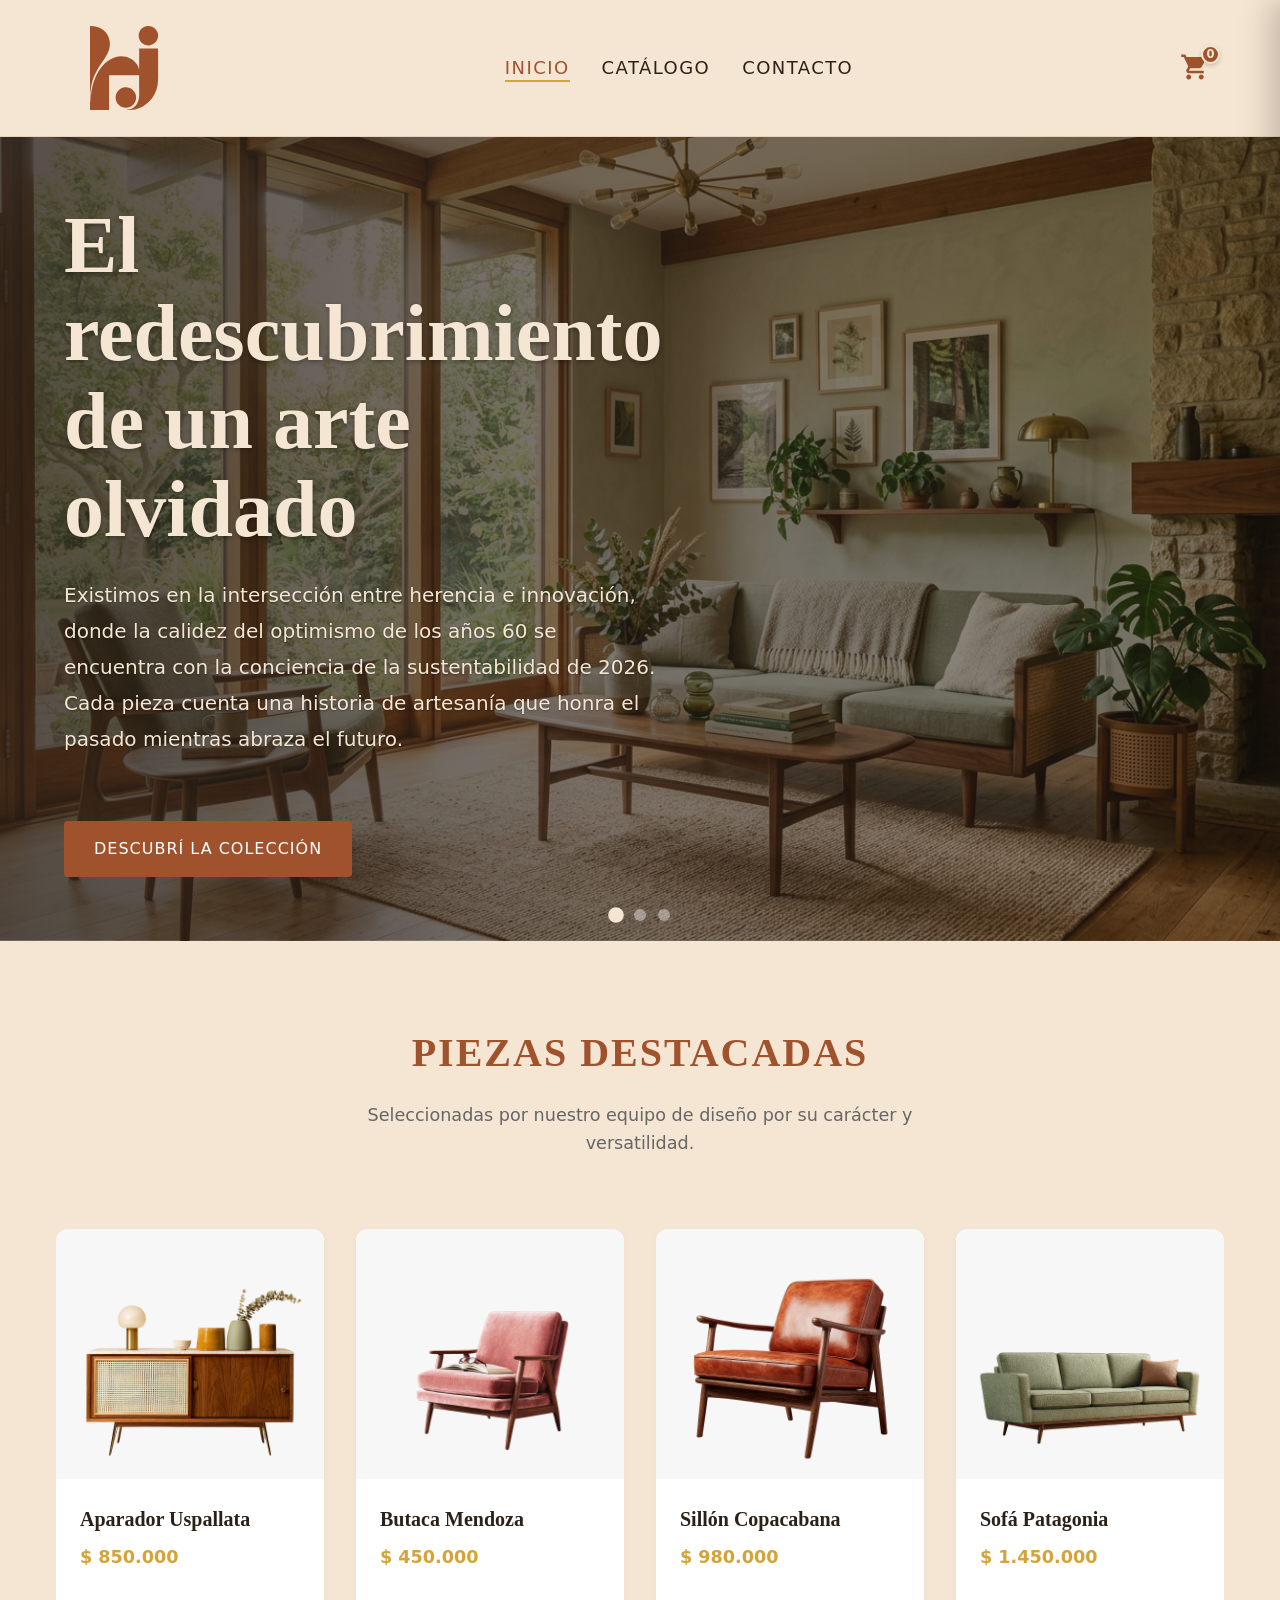
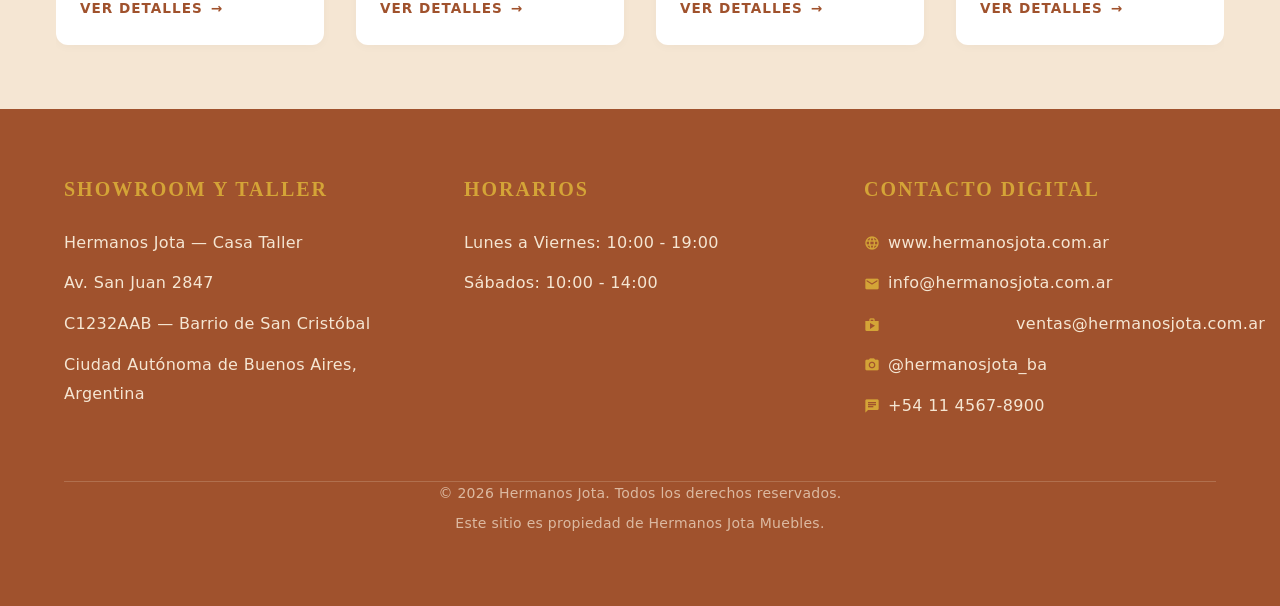
<file: index.html>
<!DOCTYPE html>
<html lang="es">
  <head>
    <meta charset="UTF-8" />
    <meta name="viewport" content="width=device-width, initial-scale=1.0" />
    <title>Hermanos Jota | Inicio</title>
    <link rel="stylesheet" href="https://fonts.googleapis.com/icon?family=Material+Icons" />
    <link rel="stylesheet" href="css/styles.css" />
  </head>
  <body>
    <header class="site-header"></header>

    <main>
      <section class="hero" aria-labelledby="hero-title">
        <div class="hero-slider">
          <div class="hero-slide active" style="background-image: linear-gradient(to right, rgba(43, 33, 24, 0.8), rgba(43, 33, 24, 0.4)), url('img/Living.jpg');"></div>
          <div class="hero-slide" style="background-image: linear-gradient(to right, rgba(43, 33, 24, 0.8), rgba(43, 33, 24, 0.4)), url('img/Copacabana_carrusel.jpg');"></div>
          <div class="hero-slide" style="background-image: linear-gradient(to right, rgba(43, 33, 24, 0.8), rgba(43, 33, 24, 0.4)), url('img/SillonPatagonia_carrusel.jpg');"></div>
        </div>

        <div class="hero-content">
          <h1 id="hero-title"> El redescubrimiento de un arte olvidado</h1>
          <p> Existimos en la intersección entre herencia e innovación, donde la calidez del optimismo de los años 60 se encuentra con la conciencia de la sustentabilidad de 2026. Cada pieza cuenta una historia de artesanía que honra el pasado mientras abraza el futuro.</p>
          <a href="productos.html" class="btn btn-primary">Descubrí la Colección</a>
        </div>

        <div class="hero-dots">
          <span class="dot active"></span>
          <span class="dot"></span>
          <span class="dot"></span>
        </div>

      </section>

      <section class="featured page-container" aria-labelledby="featured-title">
        <div class="section-header">
          <h2 id="featured-title">Piezas Destacadas</h2>
          <p>Seleccionadas por nuestro equipo de diseño por su carácter y versatilidad.</p>
        </div>
        
        <div id="loading-spinner" class="spinner-container">
          <div class="spinner"></div>
          <p>Cargando nuestro catálogo...</p>
        </div>

        <div class="carousel-wrapper" id="carousel-container" style="display: none;">
          <button class="carousel-btn prev-btn" id="prev-btn" aria-label="Ver anterior">
            <span class="material-icons">chevron_left</span>
          </button>
          
          <div class="carousel-viewport">
            <!-- JS: renderizar productos destacados -->
            <div id="featured-products" class="product-carousel"></div>
          </div>
          
          <button class="carousel-btn next-btn" id="next-btn" aria-label="Ver siguiente">
            <span class="material-icons">chevron_right</span>
          </button>
        </div>
      </section>
    </main>

    <footer class="site-footer"></footer>

    <!-- Overlay del Carrito -->
    <div id="cart-overlay" class="cart-overlay" aria-hidden="true"></div>

    <!-- Drawer Lateral del Carrito -->
    <aside id="cart-drawer" class="cart-drawer" aria-label="Carrito de compras" role="dialog" aria-modal="true" aria-hidden="true">
      <div class="cart-drawer-header">
        <div class="cart-header-title">
          <h2>Tu Carrito</h2>
          <span class="cart-header-subtitle">Hermanos Jota</span>
        </div>
        <button id="cart-close-btn" class="cart-close-btn" aria-label="Cerrar carrito">
          <span class="material-icons">close</span>
        </button>
      </div>

      <div id="cart-items" class="cart-items">
        <!-- Renderizado dinámico de productos -->
      </div>

      <div class="cart-drawer-footer">
        <div class="cart-summary">
          <div class="cart-summary-row">
            <span>Total:</span>
            <span id="cart-total" class="cart-total-amount">$ 0</span>
          </div>
          <p class="cart-shipping-note">Impuestos incluidos. Envío coordinado tras la compra.</p>
        </div>
        <div class="cart-drawer-actions">
          <button id="cart-clear-btn" class="btn-cart-clear" type="button">Vaciar Carrito</button>
          <button id="cart-checkout-btn" class="btn-cart-checkout" type="button">Finalizar Compra</button>
        </div>
      </div>
    </aside>

    <script src="js/productos.js"></script>
    <script src="js/main.js"></script>
    <script src="js/home.js"></script>
  </body>
</html>
</file>
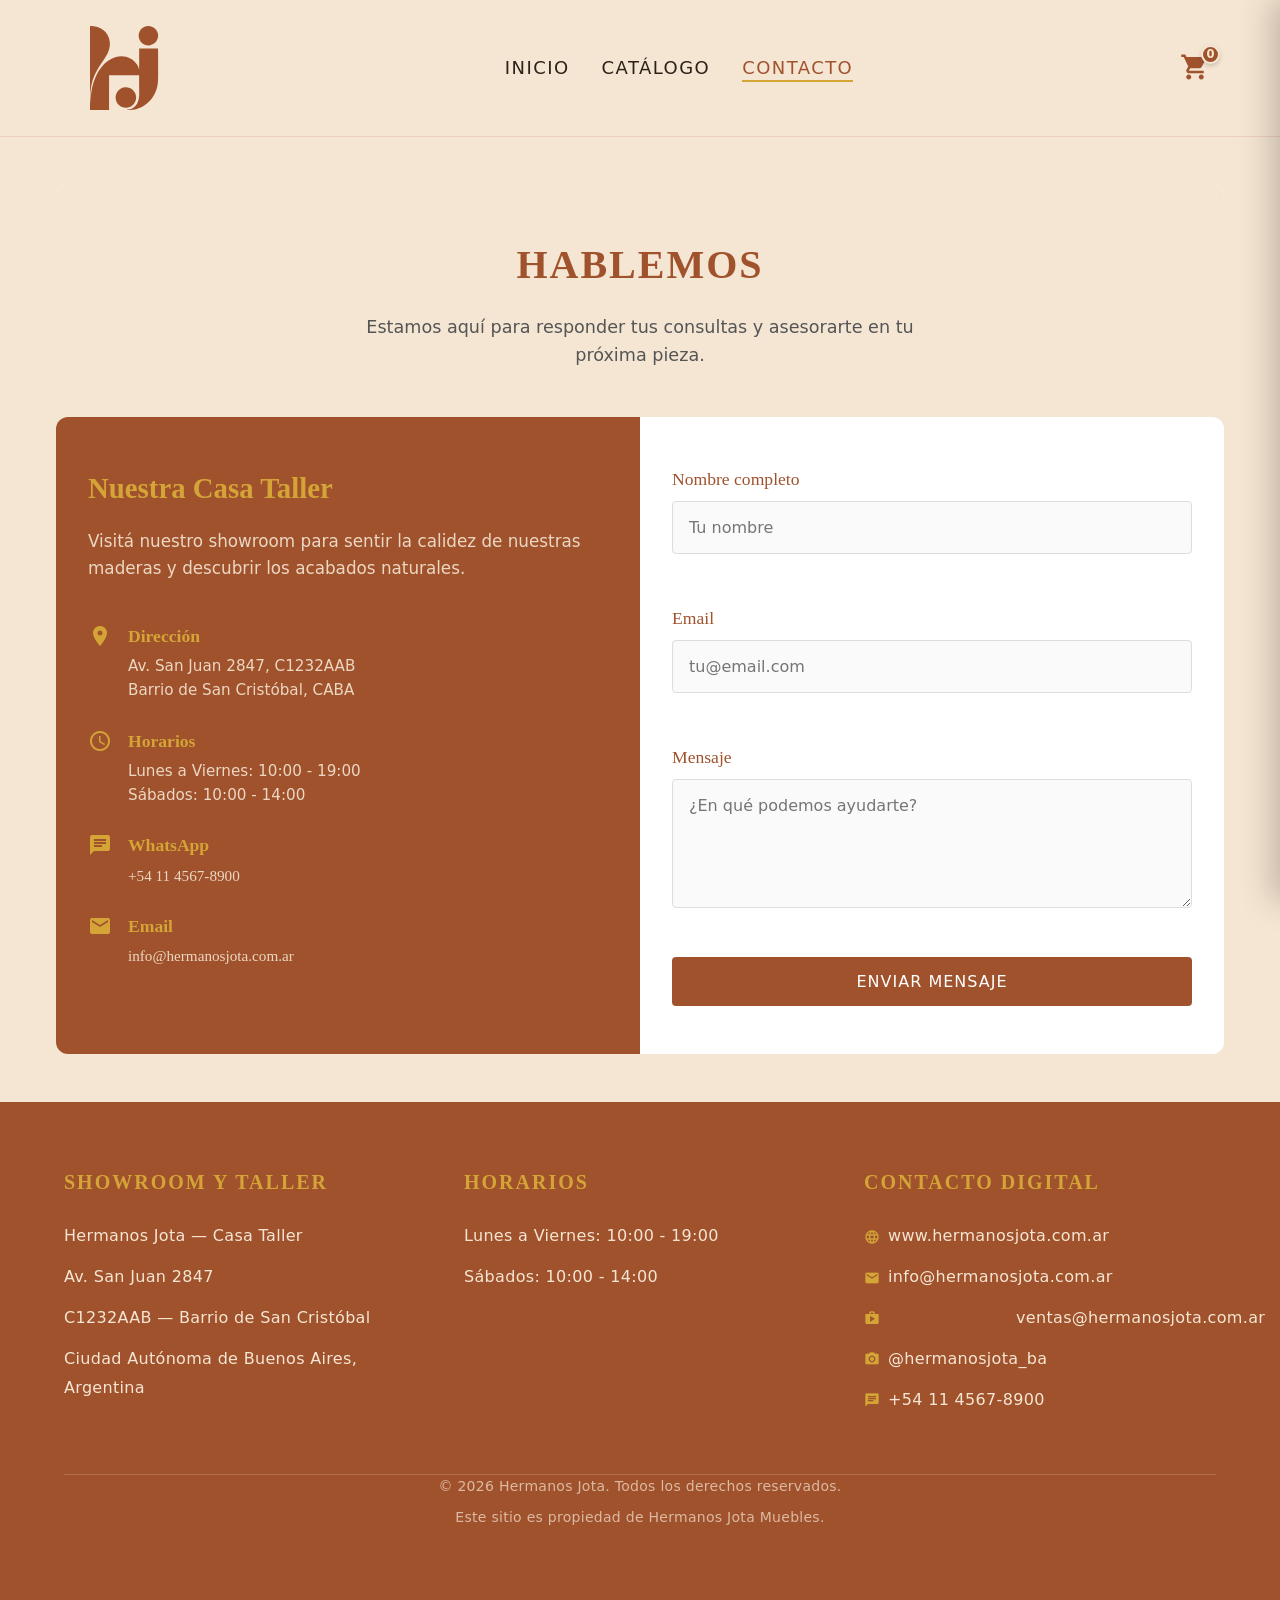
<file: contacto.html>
<!DOCTYPE html>
<html lang="es">
  <head>
    <meta charset="UTF-8" />
    <meta name="viewport" content="width=device-width, initial-scale=1.0" />
    <title>Hermanos Jota | Contacto</title>
    <link rel="stylesheet" href="https://fonts.googleapis.com/icon?family=Material+Icons" />
    <link rel="stylesheet" href="css/styles.css" />
  </head>
  <body>
    <header class="site-header"></header>

    <main class="page-container">
      <section class="contact-section" aria-labelledby="contact-title">
        <div class="contact-header">
          <h1 id="contact-title">Hablemos</h1>
          <p>Estamos aquí para responder tus consultas y asesorarte en tu próxima pieza.</p>
        </div>

        <div class="contact-grid">
          <!-- Información de Contacto -->
          <div class="contact-info">
            <h2>Nuestra Casa Taller</h2>
            <p>Visitá nuestro showroom para sentir la calidez de nuestras maderas y descubrir los acabados naturales.</p>
            
            <div class="info-group">
              <span class="material-icons">location_on</span>
              <div>
                <strong>Dirección</strong>
                <p>Av. San Juan 2847, C1232AAB<br>Barrio de San Cristóbal, CABA</p>
              </div>
            </div>
            
            <div class="info-group">
              <span class="material-icons">schedule</span>
              <div>
                <strong>Horarios</strong>
                <p>Lunes a Viernes: 10:00 - 19:00<br>Sábados: 10:00 - 14:00</p>
              </div>
            </div>
            
            <div class="info-group">
              <span class="material-icons">chat</span>
              <div>
                <strong>WhatsApp</strong>
                <p><a href="https://wa.me/541145678900" target="_blank">+54 11 4567-8900</a></p>
              </div>
            </div>
            
            <div class="info-group">
              <span class="material-icons">email</span>
              <div>
                <strong>Email</strong>
                <p><a href="mailto:info@hermanosjota.com.ar">info@hermanosjota.com.ar</a></p>
              </div>
            </div>
          </div>

          <!-- Formulario -->
          <div class="contact-form-container">
            <form id="contact-form" novalidate>
              <div class="form-group">
                <label for="nombre">Nombre completo</label>
                <input type="text" id="nombre" name="nombre" placeholder="Tu nombre" required />
                <span class="error-msg" id="error-nombre"></span>
              </div>
              
              <div class="form-group">
                <label for="email">Email</label>
                <input type="email" id="email" name="email" placeholder="tu@email.com" required />
                <span class="error-msg" id="error-email"></span>
              </div>
              
              <div class="form-group">
                <label for="mensaje">Mensaje</label>
                <textarea id="mensaje" name="mensaje" rows="5" placeholder="¿En qué podemos ayudarte?" required></textarea>
                <span class="error-msg" id="error-mensaje"></span>
              </div>
              
              <button type="submit" class="btn btn-primary">Enviar Mensaje</button>
            </form>

            <!-- Feedback -->
            <div id="form-feedback" role="status" aria-live="polite"></div>
          </div>
        </div>
      </section>
    </main>

    <footer class="site-footer"></footer>

    <!-- Overlay del Carrito -->
    <div id="cart-overlay" class="cart-overlay" aria-hidden="true"></div>

    <!-- Drawer Lateral del Carrito -->
    <aside id="cart-drawer" class="cart-drawer" aria-label="Carrito de compras" role="dialog" aria-modal="true" aria-hidden="true">
      <div class="cart-drawer-header">
        <div class="cart-header-title">
          <h2>Tu Carrito</h2>
          <span class="cart-header-subtitle">Hermanos Jota</span>
        </div>
        <button id="cart-close-btn" class="cart-close-btn" aria-label="Cerrar carrito">
          <span class="material-icons">close</span>
        </button>
      </div>

      <div id="cart-items" class="cart-items">
        <!-- Renderizado dinámico de productos -->
      </div>

      <div class="cart-drawer-footer">
        <div class="cart-summary">
          <div class="cart-summary-row">
            <span>Total:</span>
            <span id="cart-total" class="cart-total-amount">$ 0</span>
          </div>
          <p class="cart-shipping-note">Impuestos incluidos. Envío coordinado tras la compra.</p>
        </div>
        <div class="cart-drawer-actions">
          <button id="cart-clear-btn" class="btn-cart-clear" type="button">Vaciar Carrito</button>
          <button id="cart-checkout-btn" class="btn-cart-checkout" type="button">Finalizar Compra</button>
        </div>
      </div>
    </aside>

    <script src="js/productos.js"></script>
    <script src="js/main.js"></script>
    <script src="js/contacto.js"></script>
  </body>
</html>
</file>
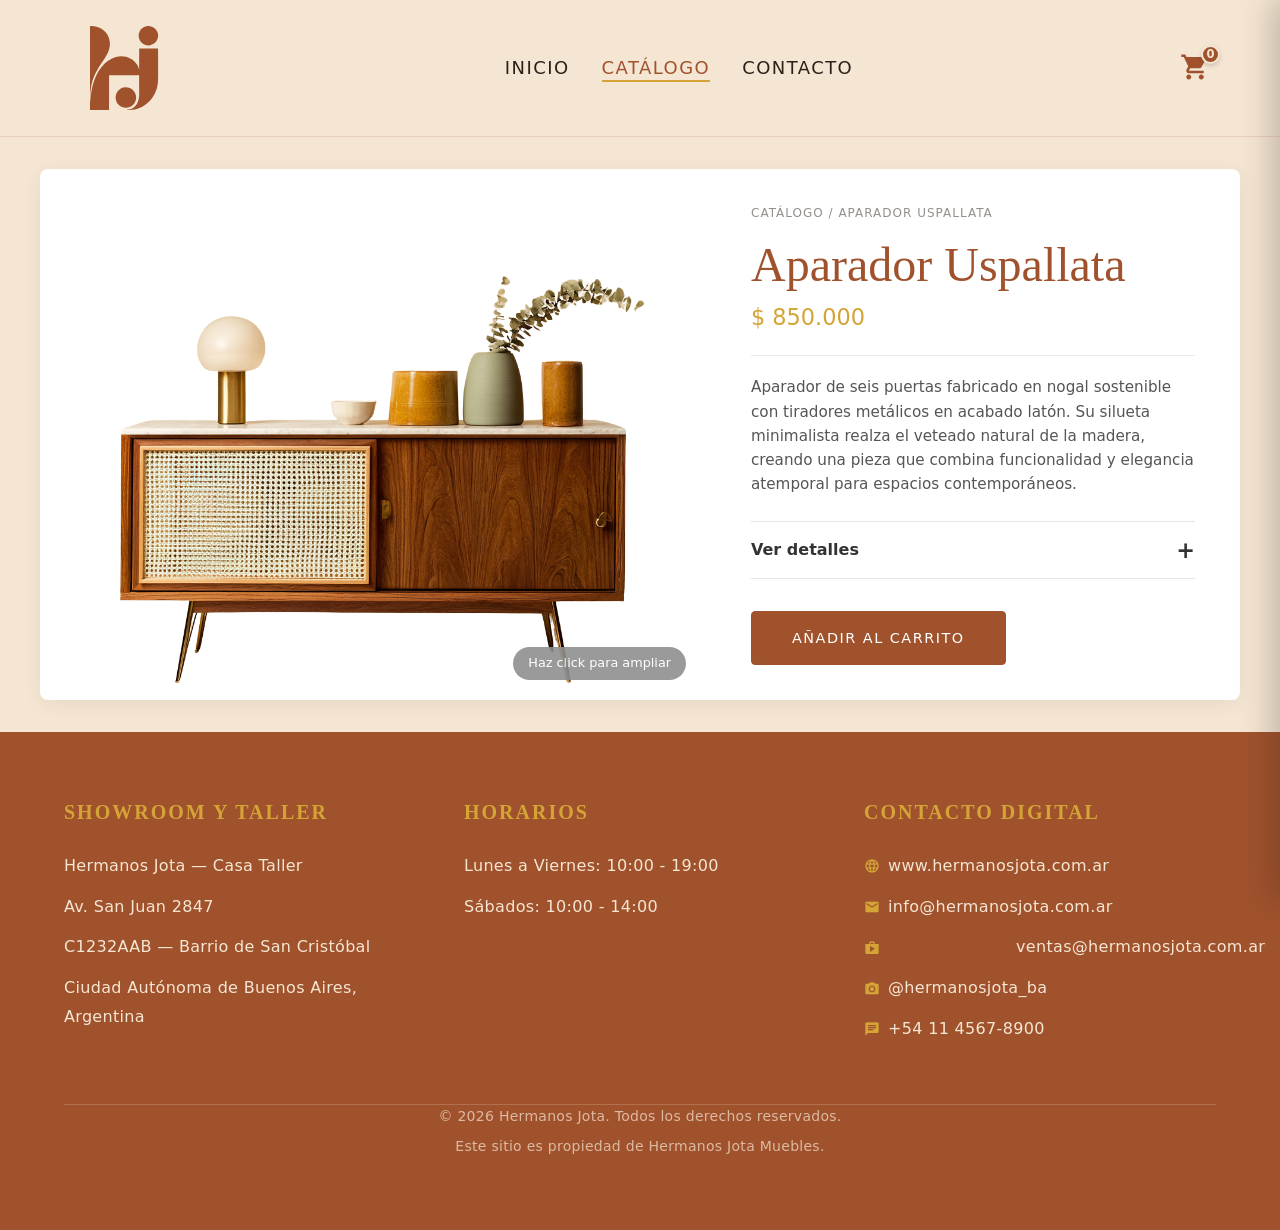
<file: producto.html>
<!DOCTYPE html>
<html lang="es">
  <head>
    <meta charset="UTF-8" />
    <meta name="viewport" content="width=device-width, initial-scale=1.0" />
    <title>Hermanos Jota | Detalle</title>
    <link rel="stylesheet" href="https://fonts.googleapis.com/icon?family=Material+Icons" />
    <link rel="stylesheet" href="css/styles.css" />
  </head>
  <body>
    <header class="site-header"></header>

    <main>
      <article id="product-detail">
        <!-- JS: imagen, descripción, fabricación, precio y botón -->
      </article>
    </main>

    <footer class="site-footer"></footer>

    <!-- Overlay del Carrito -->
    <div id="cart-overlay" class="cart-overlay" aria-hidden="true"></div>

    <!-- Drawer Lateral del Carrito -->
    <aside id="cart-drawer" class="cart-drawer" aria-label="Carrito de compras" role="dialog" aria-modal="true" aria-hidden="true">
      <div class="cart-drawer-header">
        <div class="cart-header-title">
          <h2>Tu Carrito</h2>
          <span class="cart-header-subtitle">Hermanos Jota</span>
        </div>
        <button id="cart-close-btn" class="cart-close-btn" aria-label="Cerrar carrito">
          <span class="material-icons">close</span>
        </button>
      </div>

      <div id="cart-items" class="cart-items">
        <!-- Renderizado dinámico de productos -->
      </div>

      <div class="cart-drawer-footer">
        <div class="cart-summary">
          <div class="cart-summary-row">
            <span>Total:</span>
            <span id="cart-total" class="cart-total-amount">$ 0</span>
          </div>
          <p class="cart-shipping-note">Impuestos incluidos. Envío coordinado tras la compra.</p>
        </div>
        <div class="cart-drawer-actions">
          <button id="cart-clear-btn" class="btn-cart-clear" type="button">Vaciar Carrito</button>
          <button id="cart-checkout-btn" class="btn-cart-checkout" type="button">Finalizar Compra</button>
        </div>
      </div>
    </aside>

    <script src="js/productos.js"></script>
    <script src="js/main.js"></script>
    <script src="js/producto.js"></script>
  </body>
</html>
</file>
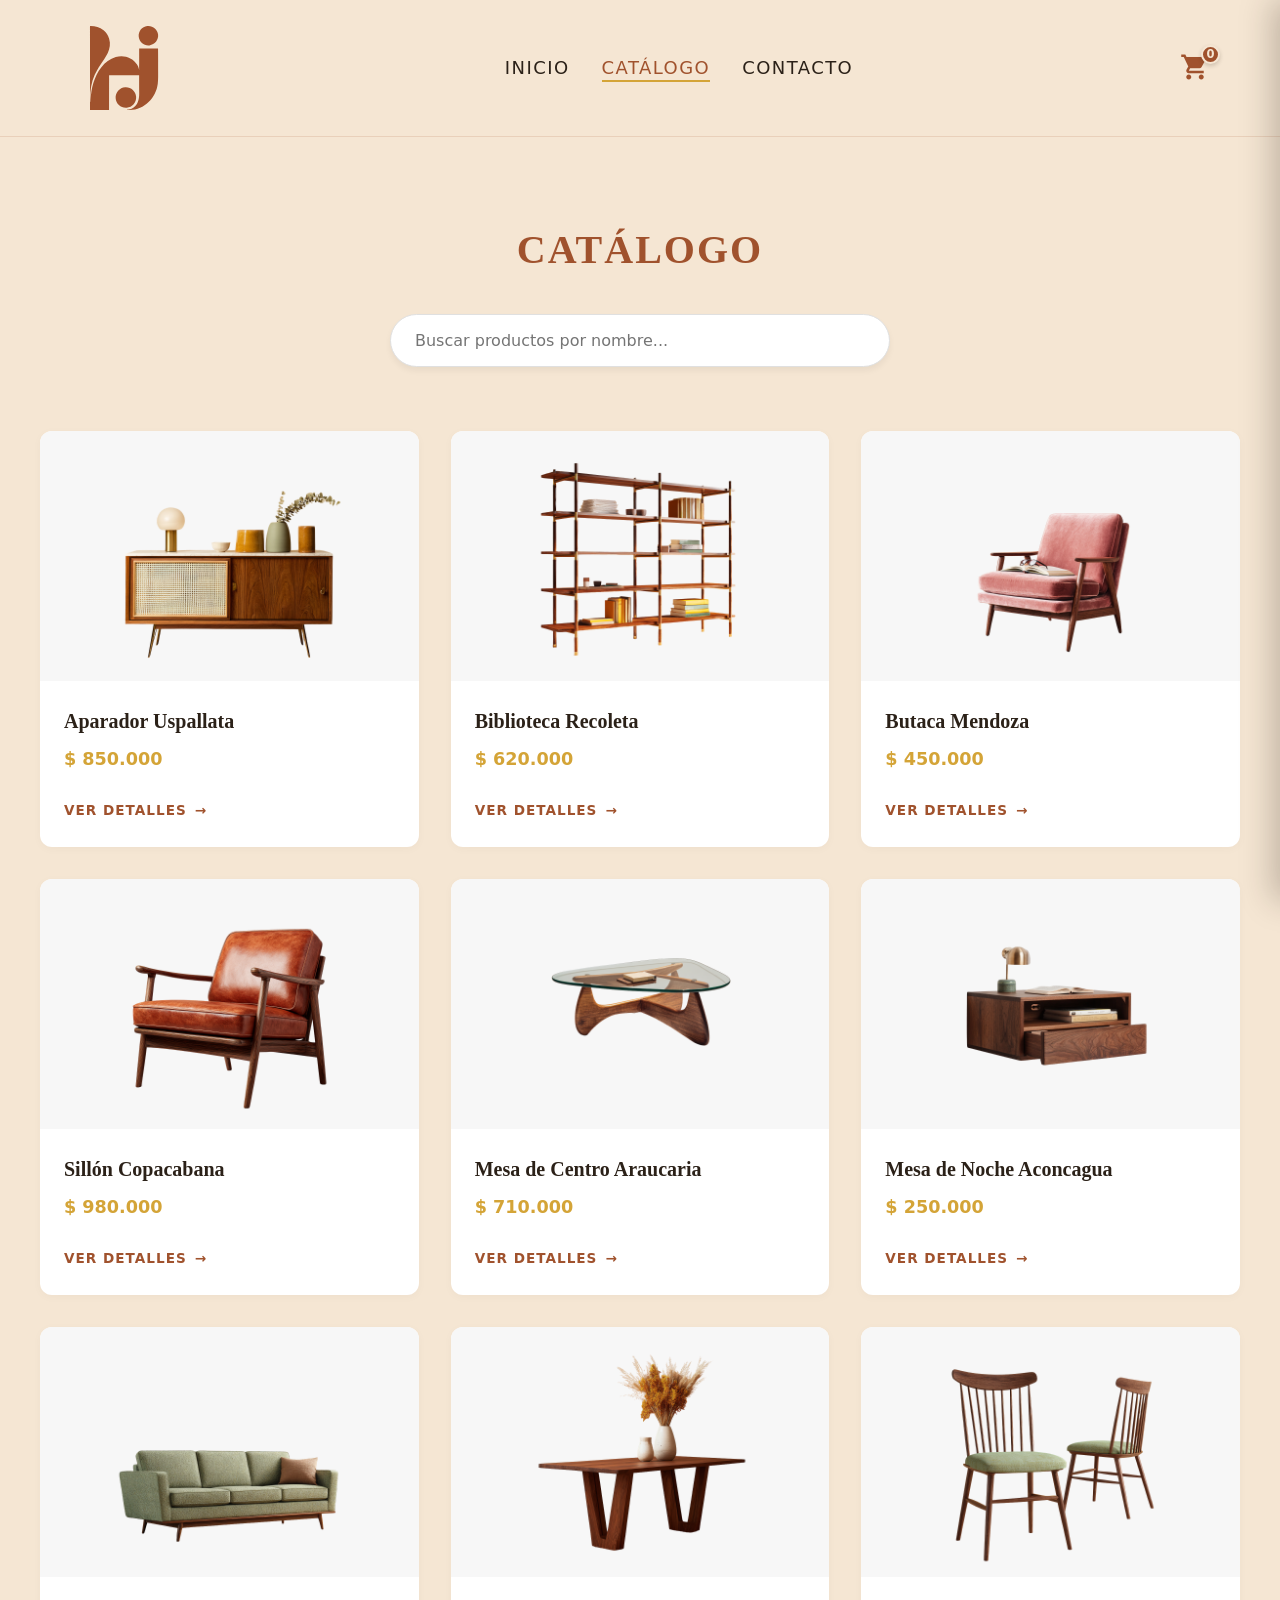
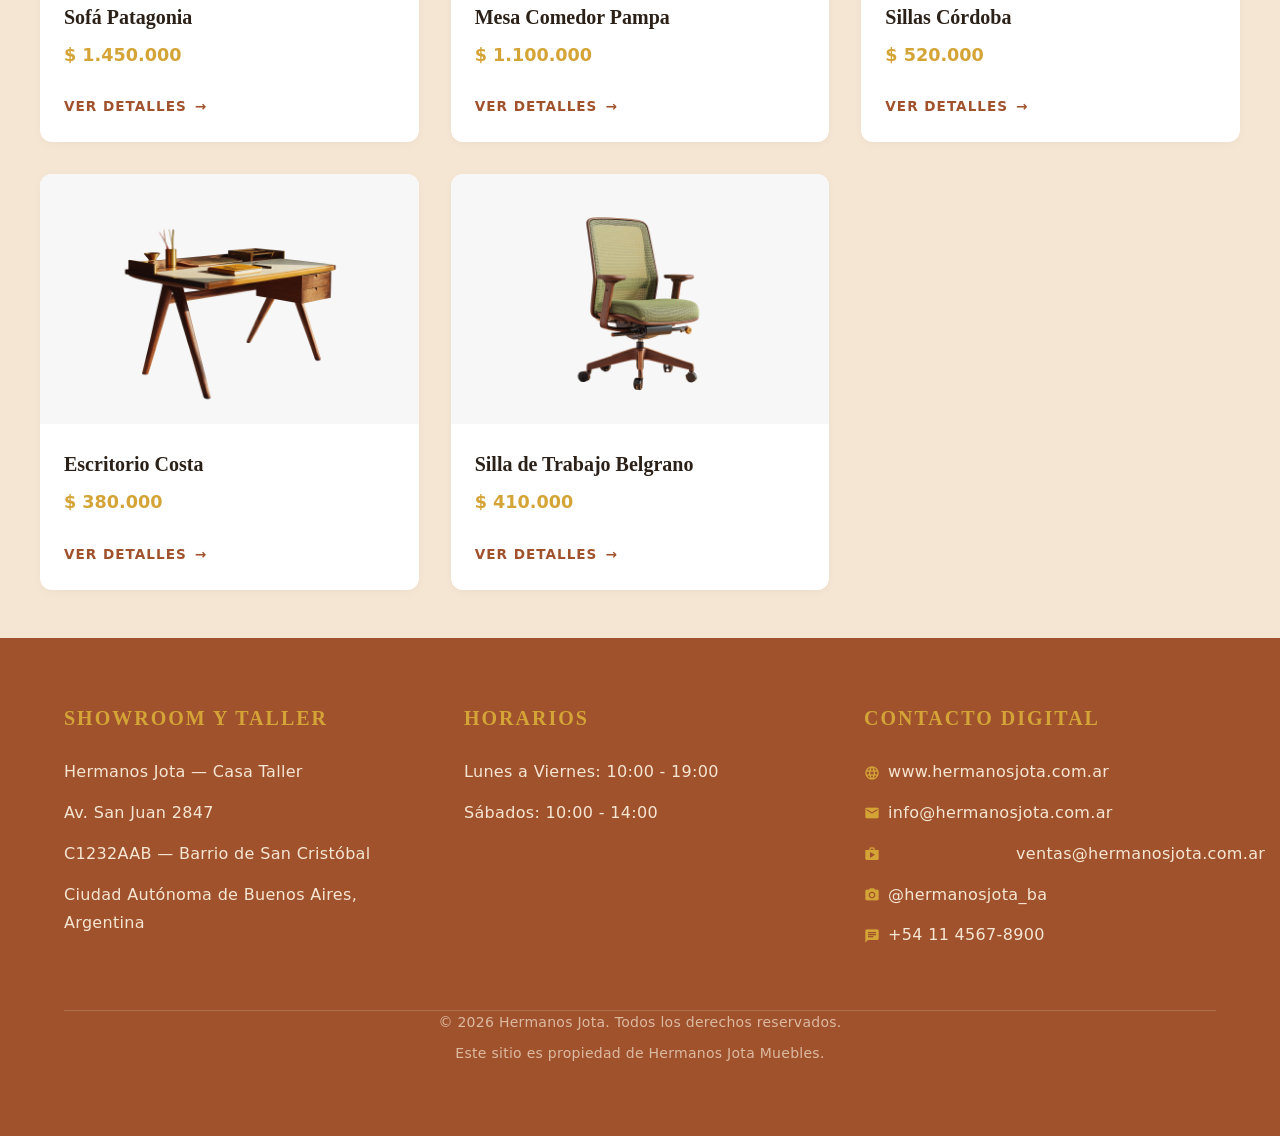
<file: productos.html>
<!DOCTYPE html>
<html lang="es">

<head>
  <meta charset="UTF-8" />
  <meta name="viewport" content="width=device-width, initial-scale=1.0" />
  <title>Hermanos Jota | Catálogo</title>
  <link rel="stylesheet" href="https://fonts.googleapis.com/icon?family=Material+Icons" />
  <link rel="stylesheet" href="css/styles.css" />
</head>

<body>
  <header class="site-header"></header>

  <main>
    <section class="catalog" aria-labelledby="catalog-title">
      <h1 id="catalog-title">Catálogo</h1>

      <!-- Bonus: búsqueda -->
      <form id="search-form" role="search" class="search-form">
        <label for="search-input" class="visually-hidden">Buscar productos</label>
        <input type="search" id="search-input" name="q" autocomplete="off"
          placeholder="Buscar productos por nombre..." />
      </form>

      <!-- JS: renderizar grilla de tarjetas -->
      <div id="product-list" class="product-grid"></div>
    </section>
  </main>

  <footer class="site-footer"></footer>

  <!-- Overlay del Carrito -->
  <div id="cart-overlay" class="cart-overlay" aria-hidden="true"></div>

  <!-- Drawer Lateral del Carrito -->
  <aside id="cart-drawer" class="cart-drawer" aria-label="Carrito de compras" role="dialog" aria-modal="true" aria-hidden="true">
    <div class="cart-drawer-header">
      <div class="cart-header-title">
        <h2>Tu Carrito</h2>
        <span class="cart-header-subtitle">Hermanos Jota</span>
      </div>
      <button id="cart-close-btn" class="cart-close-btn" aria-label="Cerrar carrito">
        <span class="material-icons">close</span>
      </button>
    </div>

    <div id="cart-items" class="cart-items">
      <!-- Renderizado dinámico de productos -->
    </div>

    <div class="cart-drawer-footer">
      <div class="cart-summary">
        <div class="cart-summary-row">
          <span>Total:</span>
          <span id="cart-total" class="cart-total-amount">$ 0</span>
        </div>
        <p class="cart-shipping-note">Impuestos incluidos. Envío coordinado tras la compra.</p>
      </div>
      <div class="cart-drawer-actions">
        <button id="cart-clear-btn" class="btn-cart-clear" type="button">Vaciar Carrito</button>
        <button id="cart-checkout-btn" class="btn-cart-checkout" type="button">Finalizar Compra</button>
      </div>
    </div>
  </aside>

  <script src="js/productos.js"></script>
  <script src="js/main.js"></script>
  <script src="js/catalogo.js"></script>
</body>

</html>
</file>
<file: css/styles.css>
/* Hermanos Jota — estilos (Mobile First + Flexbox)
   Paleta: Siena Tostado, Verde Salvia, Alabastro Cálido, Vara de Oro, Rosa Polvoriento
*/

:root {
  --siena: #a0522d;
  --salvia: #87a96b;
  --alabastro: #f5e6d3;
  --oro: #d4a437;
  --rosa: #c47a6d;
  --texto: #2b2118;
  --fuente-cuerpo: Inter, system-ui, sans-serif;
  --fuente-titulo: "Playfair Display", Georgia, serif;
}

*,
*::before,
*::after {
  box-sizing: border-box;
}

html, body {
  overflow-x: hidden;
  max-width: 100vw;
  width: 100%;
  position: relative;
}

body {
  margin: 0;
  font-family: var(--fuente-cuerpo);
  background-color: var(--alabastro);
  color: var(--texto);
  line-height: 1.6;
}

h1,
h2,
h3,
h4,
h5,
h6 {
  font-family: var(--fuente-titulo);
  color: var(--siena);

}

a {
  text-decoration: none;
  font-family: var(--fuente-titulo);
  color: var(--siena);
}

img {
  max-width: 100%;
  height: auto;
}

/* --- Header / Nav / Carrito --- */
.site-header {
  display: flex;
  justify-content: space-between;
  align-items: center;
  flex-wrap: wrap;
  padding: 1rem 5%;
  background-color: var(--alabastro);
  border-bottom: 1px solid rgba(160, 82, 45, 0.15);
}

.site-header .logo img {
  width: 120px;
  height: auto;
  display: block;
}

.site-nav {
  order: 3;
  width: 100%;
  margin-top: 1.5rem;
}

.site-nav ul {
  display: flex;
  justify-content: center;
  flex-wrap: wrap;
  list-style: none;
  padding: 0;
  margin: 0;
  gap: clamp(1rem, 2vw, 2rem);
  align-items: center;
}

.site-nav a {
  font-family: var(--fuente-cuerpo);
  font-weight: 500;
  font-size: clamp(15px, 2vw + 5px, 18px);
  text-transform: uppercase;
  letter-spacing: 0.08em;
  color: var(--texto);
  text-decoration: none;
  transition: color 0.3s ease;
  position: relative;
  padding-bottom: 4px;
}

.site-nav a::after {
  content: '';
  position: absolute;
  width: 0;
  height: 2px;
  bottom: 0;
  left: 0;
  background-color: var(--oro);
  transition: width 0.3s ease;
}

.site-nav a:hover::after,
.site-nav a[aria-current="page"]::after {
  width: 100%;
}

.site-nav a:hover,
.site-nav a[aria-current="page"] {
  color: var(--siena);
}

.cart-widget {
  position: relative;
  display: inline-flex;
  align-items: center;
  justify-content: center;
  cursor: pointer;
  background: transparent;
  border: none;
  padding: 6px;
  border-radius: 50%;
  transition: transform 0.2s ease, background-color 0.2s ease;
}

.cart-widget:hover {
  background-color: rgba(160, 82, 45, 0.08);
  transform: scale(1.05);
}

.cart-widget .material-icons {
  font-size: 1.85rem;
  color: var(--siena);
}

.cart-widget #cart-count {
  position: absolute;
  top: -2px;
  right: -4px;
  background-color: var(--siena);
  color: var(--alabastro);
  font-family: var(--fuente-cuerpo);
  font-weight: 700;
  font-size: 0.72rem;
  min-width: 19px;
  height: 19px;
  line-height: 19px;
  border-radius: 999px;
  display: inline-flex;
  align-items: center;
  justify-content: center;
  border: 2px solid var(--alabastro);
  box-shadow: 0 2px 4px rgba(43, 33, 24, 0.2);
}

/* --- Hero --- */
.hero {
  position: relative;
  display: flex;
  flex-direction: column;
  justify-content: center;
  align-items: flex-start;
  min-height: 85vh;
  padding: 4rem 5%;
  background-color: var(--siena);
  color: var(--alabastro);
  overflow: hidden;
}


.hero-slider {
  position: absolute;
  top: 0;
  left: 0;
  width: 100%;
  height: 100%;
  z-index: 1;
}

.hero-slide {
  position: absolute;
  top: 0;
  left: 0;
  width: 100%;
  height: 100%;
  background-size: cover;
  background-position: center;
  opacity: 0;
  transition: opacity 1.2s ease-in-out;

}.hero-slide.active {
  opacity: 1;
}

/* El contenido se eleva por encima de las fotos */
.hero-content {
  position: relative;
  z-index: 2;
  max-width: 600px;
  animation: fadeIn 1s ease-out forwards;
}

/* Indicadores / Puntos inferior */
.hero-dots {
  position: absolute;
  bottom: 20px;
  left: 50%;
  transform: translateX(-50%);
  display: flex;
  gap: 12px;
  z-index: 2;
}

.dot {
  width: 12px;
  height: 12px;
  border-radius: 50%;
  background-color: rgba(255, 255, 255, 0.4);
  cursor: pointer;
  transition: background-color 0.3s ease, transform 0.3s ease;
}

.dot.active {
  background-color: var(--alabastro);
  transform: scale(1.3);
}

.hero h1 {
  font-size: clamp(2.2rem, 8vw, 5rem);
  color: var(--alabastro);
  margin-top: 0;
  margin-bottom: 1.5rem;
  line-height: 1.1;
  text-shadow: 0 2px 4px rgba(0,0,0,0.3);
  word-wrap: break-word;
  hyphens: auto;
}

.hero p {
  font-size: clamp(1.1rem, 2vw, 1.25rem);
  margin-bottom: 2.5rem;
  line-height: 1.8;
  text-shadow: 0 1px 2px rgba(0,0,0,0.3);
  font-weight: 300;
}
/* --- Section Headers --- */
.section-header {
  text-align: center;
  margin-bottom: 3.5rem;
  margin-top: 2rem;
}

.section-header h2 {
  font-size: 2.5rem;
  margin: 0 0 1rem 0;
  text-transform: uppercase;
  letter-spacing: 2px;
}

.section-header p {
  color: #666;
  font-size: 1.1rem;
  max-width: 600px;
  margin: 0 auto;
}

/* --- Spinner --- */
.spinner-container {
  display: flex;
  flex-direction: column;
  align-items: center;
  justify-content: center;
  padding: 4rem 0;
  color: var(--siena);
}

.spinner {
  width: 50px;
  height: 50px;
  border: 4px solid rgba(160, 82, 45, 0.2);
  border-left-color: var(--siena);
  border-radius: 50%;
  animation: spin 1s linear infinite;
  margin-bottom: 1rem;
}

@keyframes spin {
  to { transform: rotate(360deg); }
}

/* --- Utilidades --- */
.visually-hidden {
  position: absolute;
  width: 1px;
  height: 1px;
  padding: 0;
  margin: -1px;
  overflow: hidden;
  clip: rect(0, 0, 0, 0);
  border: 0;
}

/* --- Catálogo --- */
.catalog {
  padding: 3rem 1rem;
  text-align: center;
}

#catalog-title {
  margin-bottom: 2rem;
  text-transform: uppercase;
  letter-spacing: 2px;
  font-size: 2.5rem;
}

.search-form {
  margin-bottom: 4rem;
  display: flex;
  justify-content: center;
}

.search-form input {
  width: 100%;
  max-width: 500px;
  padding: 1rem 1.5rem;
  border: 1px solid #e0e0e0;
  border-radius: 30px;
  font-family: var(--fuente-cuerpo);
  font-size: 1rem;
  box-shadow: 0 4px 6px rgba(0, 0, 0, 0.05);
  transition: box-shadow 0.3s ease, border-color 0.3s ease;
}

.search-form input:focus {
  outline: none;
  border-color: var(--siena);
  box-shadow: 0 4px 12px rgba(160, 82, 45, 0.15);
}

.search-form input[type="search"]::-webkit-search-cancel-button {
  -webkit-appearance: none;
  height: 16px;
  width: 16px;
  background-color: var(--siena);
  mask-image: url('data:image/svg+xml;utf8,<svg xmlns="http://www.w3.org/2000/svg" viewBox="0 0 24 24" fill="none" stroke="currentColor" stroke-width="3" stroke-linecap="round" stroke-linejoin="round"><line x1="18" y1="6" x2="6" y2="18"></line><line x1="6" y1="6" x2="18" y2="18"></line></svg>');
  -webkit-mask-image: url('data:image/svg+xml;utf8,<svg xmlns="http://www.w3.org/2000/svg" viewBox="0 0 24 24" fill="none" stroke="currentColor" stroke-width="3" stroke-linecap="round" stroke-linejoin="round"><line x1="18" y1="6" x2="6" y2="18"></line><line x1="6" y1="6" x2="18" y2="18"></line></svg>');
  mask-size: cover;
  -webkit-mask-size: cover;
  cursor: pointer;
  opacity: 0.7;
  transition: opacity 0.3s ease, transform 0.3s ease;
}

.search-form input[type="search"]::-webkit-search-cancel-button:hover {
  opacity: 1;
  transform: scale(1.1);
}

/* --- Grilla de productos --- */
.product-grid {
  display: grid;
  grid-template-columns: repeat(auto-fill, minmax(320px, 1fr));
  gap: 2rem;
  max-width: 1200px;
  margin: 0 auto;
}

/* --- Carrusel Destacados --- */
.carousel-wrapper {
  position: relative;
  width: 100%;
  max-width: 1200px;
  margin: 0 auto;
  /* El wrapper es un bloque normal para evitar bugs de desbordamiento de Flexbox */
}

.carousel-viewport {
  overflow: hidden;
  width: 100%;
  padding: 1rem 0;
}

/* Desktop: Grilla de 4 columnas */
.product-carousel {
  display: grid;
  grid-template-columns: repeat(4, 1fr);
  gap: 2rem;
  width: 100%;
}

.carousel-item {
  width: 100%;
}

@media (max-width: 1023px) {
  .carousel-viewport {
    max-width: 672px; /* 2 items de 320px + gap de 32px */
    margin: 0 auto;
  }

  .product-carousel {
    display: flex;
    gap: 2rem;
    width: max-content;
  }
  
  .carousel-item {
    width: 320px;
    flex: 0 0 auto;
  }
}

@media (max-width: 699px) {
  .carousel-viewport {
    max-width: 320px; /* 1 item */
  }

  .product-carousel {
    gap: 2rem;
  }
  
  .carousel-item {
    width: 320px;
  }
}

@media (max-width: 425px) {
  .carousel-viewport {
    max-width: calc(100vw - 3rem); 
  }
  
  .carousel-item {
    width: calc(100vw - 3rem);
  }

  .carousel-btn {
    width: clamp(24px, 8vw, 36px);
    height: clamp(24px, 8vw, 36px);
  }

  .carousel-btn .material-icons {
    font-size: clamp(1rem, 4vw, 1.2rem);
  }

  .prev-btn { left: 0px; }
  .next-btn { right: 0px; }
}

.carousel-btn {
  display: none;
  position: absolute;
  top: 50%;
  transform: translateY(-50%);
  z-index: 10;
  background-color: var(--alabastro);
  border: 1px solid rgba(160, 82, 45, 0.2);
  color: var(--siena);
  width: 45px;
  height: 45px;
  border-radius: 50%;
  align-items: center;
  justify-content: center;
  cursor: pointer;
  transition: all 0.3s ease;
}

@media (max-width: 1023px) {
  .carousel-btn {
    display: flex;
  }
}

.carousel-btn:hover {
  background-color: var(--siena);
  color: #fff;
  box-shadow: 0 4px 10px rgba(0,0,0,0.1);
}

.carousel-btn .material-icons {
  font-size: 1.5rem;
}

.prev-btn { left: -20px; }
.next-btn { right: -20px; }


.product-card {
  background-color: #fff;
  border-radius: 12px;
  overflow: hidden;
  display: flex;
  flex-direction: column;
  text-align: left;
  box-shadow: 0 2px 10px rgba(0, 0, 0, 0.03);
  transition: transform 0.3s ease, box-shadow 0.3s ease;
  position: relative;
}

.product-card:hover {
  transform: translateY(-5px);
  box-shadow: 0 10px 20px rgba(0, 0, 0, 0.08);
}

.image-wrapper {
  position: relative;
  width: 100%;
  height: 250px;
  overflow: hidden;
  background-color: #f7f7f7;
}

.product-image {
  height: 100%;
  width: 100%;
  object-fit: contain;
  display: block;
  transition: transform 0.6s cubic-bezier(0.165, 0.84, 0.44, 1);
}

.product-card:hover .product-image {
  transform: scale(1.08);
}

.product-overlay {
  position: absolute;
  top: 0;
  left: 0;
  width: 100%;
  height: 100%;
  background: linear-gradient(to top, rgba(0, 0, 0, 0.3) 0%, transparent 50%);
  opacity: 0;
  transition: opacity 0.4s ease;
  display: flex;
  align-items: flex-end;
  justify-content: flex-end;
  padding: 1rem 1.5rem;
  pointer-events: none;
}

.product-card:hover .product-overlay {
  opacity: 1;
}

.product-info {
  padding: 1.5rem;
}

.product-info h3 {
  font-family: var(--fuente-titulo);
  font-size: 1.25rem;
  color: var(--texto);
  margin: 0 0 0.5rem 0;
  font-weight: 700;
}

.product-info .price {
  color: var(--oro);
  font-weight: 600;
  font-size: 1.1rem;
  margin: 0 0 1.5rem 0;
}

.details-link {
  font-family: var(--fuente-cuerpo);
  color: var(--siena);
  font-weight: 700;
  font-size: 0.85rem;
  letter-spacing: 1px;
  text-transform: uppercase;
  display: inline-flex;
  align-items: center;
  position: relative;
  width: fit-content;
}

.details-link .arrow {
  margin-left: 8px;
  transition: transform 0.3s ease;
}

.details-link:hover .arrow {
  transform: translateX(5px);
}

.details-link::after {
  content: '';
  position: absolute;
  bottom: -4px;
  left: 0;
  width: 0;
  height: 2px;
  background-color: var(--siena);
  transition: width 0.3s ease;
}

.details-link:hover::after {
  width: 100%;
}

.add-to-cart-btn {
  background-color: #fff;
  color: var(--siena);
  border: none;
  border-radius: 50%;
  width: 45px;
  height: 45px;
  display: flex;
  align-items: center;
  justify-content: center;
  box-shadow: 0 4px 10px rgba(0, 0, 0, 0.15);
  cursor: pointer;
  transition: all 0.3s ease;
  transform: translateY(20px);
  pointer-events: auto;
}

.product-card:hover .add-to-cart-btn {
  transform: translateY(0);
}

.add-to-cart-btn:hover {
  background-color: var(--siena);
  color: #fff;
}

/* --- Footer --- */
.site-footer {
  background-color: var(--siena);
  color: var(--alabastro);
  padding: 2.5rem 5%;
}

.footer-grid {
  display: grid;
  grid-template-columns: repeat(auto-fit, minmax(200px, 1fr));
  gap: 2.5rem;
  margin-bottom: 2.5rem;
}

.footer-col h4 {
  font-family: var(--fuente-titulo);
  color: var(--oro);
  font-size: 20px;
  text-transform: uppercase;
  letter-spacing: 0.1em;
  margin-top: 0;
  margin-bottom: 1.5rem;
}

.footer-col p {
  font-family: var(--fuente-cuerpo);
  font-weight: 400;
  font-size: 16px;
  line-height: 1.8;
  letter-spacing: 0.02em;
  margin: 0 0 0.75rem 0;
  color: var(--alabastro);
  display: flex;
  align-items: center;
  gap: 0.5rem;
}

.footer-col a {
  color: var(--alabastro);
  text-decoration: none;
  font-family: var(--fuente-cuerpo);
  font-weight: 400;
  transition: color 0.3s ease;
}

.footer-col a:hover {
  color: var(--oro);
}

.footer-col p .material-icons {
  font-size: 16px;
  color: var(--oro);
}

.footer-bottom {
  border-top: 1px solid rgba(245, 230, 211, 0.2);
  text-align: center;
}

.footer-bottom p {
  font-family: var(--fuente-cuerpo);
  font-weight: 300;
  font-size: 14px;
  letter-spacing: 0.02em;
  margin: 0 0 0.5rem 0;
  color: rgba(245, 230, 211, 0.7);
  justify-content: center;
}

/* --- Contacto --- */
.page-container {
  max-width: 1200px;
  margin: 0 auto;
  padding: 3rem 1rem;
}

.contact-section {
  background-color: #fff;
  border-radius: 12px;
  overflow: hidden;
}

.contact-header {
  text-align: center;
  padding: 3rem 2rem;
  background-color: var(--alabastro);
  border-bottom: none;
}

.contact-header h1 {
  font-size: 2.5rem;
  margin: 0 0 1rem 0;
  text-transform: uppercase;
  letter-spacing: 2px;
}

.contact-header p {
  font-family: var(--fuente-cuerpo);
  font-size: 1.1rem;
  color: #555;
  max-width: 600px;
  margin: 0 auto;
}

.contact-grid {
  display: grid;
  grid-template-columns: 1fr;
  gap: 0;
  background-color: var(--alabastro);
}

.contact-info {
  padding: 3rem 2rem;
  background-color: var(--siena);
  color: var(--alabastro);
  border-top-left-radius: 12px;
}

.contact-info h2 {
  color: var(--oro);
  font-size: 1.8rem;
  margin-top: 0;
  margin-bottom: 1rem;
}

.contact-info > p {
  margin-bottom: 2.5rem;
  font-size: 1.05rem;
  opacity: 0.9;
}

.info-group {
  display: flex;
  align-items: flex-start;
  gap: 1rem;
  margin-bottom: 1.5rem;
}

.info-group .material-icons {
  color: var(--oro);
  font-size: 1.5rem;
  margin-top: 2px;
}

.info-group strong {
  display: block;
  font-family: var(--fuente-titulo);
  color: var(--oro);
  font-size: 1.1rem;
  margin-bottom: 0.25rem;
}

.info-group p {
  margin: 0;
  font-size: 0.95rem;
  opacity: 0.9;
}

.info-group a {
  color: var(--alabastro);
  transition: color 0.3s ease;
}

.info-group a:hover {
  color: var(--oro);
}

.contact-form-container {
  padding: 3rem 2rem;
  background-color: #fff;
  border-top-right-radius: 12px ;
}

#contact-form {
  display: flex;
  flex-direction: column;
  gap: 1.5rem;
}

.form-group {
  display: flex;
  flex-direction: column;
}

.form-group label {
  font-family: var(--fuente-titulo);
  color: var(--siena);
  font-size: 1.1rem;
  margin-bottom: 0.5rem;
}

.form-group input,
.form-group textarea {
  font-family: var(--fuente-cuerpo);
  padding: 1rem;
  border: 1px solid #ddd;
  border-radius: 4px;
  font-size: 1rem;
  background-color: #fafafa;
  transition: all 0.3s ease;
}

.form-group input:focus,
.form-group textarea:focus {
  outline: none;
  border-color: var(--siena);
  box-shadow: 0 0 0 3px rgba(160, 82, 45, 0.1);
  background-color: #fff;
}

.error-msg {
  color: #d32f2f;
  font-size: 0.85rem;
  margin-top: 0.4rem;
  min-height: 1.2rem;
}

/* Feedback Messages */
#form-feedback {
  position: fixed;
  bottom: 30px;
  right: 30px;
  max-width: 400px;
  padding: 1rem 1.5rem;
  border-radius: 8px;
  text-align: center;
  font-weight: 500;
  display: none;
  z-index: 9999;
  box-shadow: 0 10px 30px rgba(0, 0, 0, 0.15);
  animation: toastSlideIn 0.4s cubic-bezier(0.175, 0.885, 0.32, 1.275) forwards;
}

@keyframes toastSlideIn {
  from {
    transform: translateY(100px);
    opacity: 0;
  }
  to {
    transform: translateY(0);
    opacity: 1;
  }
}

@media (max-width: 768px) {
  #form-feedback {
    bottom: 20px;
    right: 20px;
    left: 20px;
    max-width: none;
  }
}

#form-feedback.exito {
  display: block;
  background-color: #f1f8e9; /* Light green solid */
  color: #2e5c2e;
  border: 1px solid var(--salvia);
}

#form-feedback.error {
  display: block;
  background-color: #ffebee; /* Light red solid */
  color: #d32f2f;
  border: 1px solid #d32f2f;
}

/* --- Botones --- */
.btn {
  font-family: var(--fuente-cuerpo);
  font-weight: 500;
  font-size: 1rem;
  cursor: pointer;
  padding: 15px 30px;
  border-radius: 4px;
  transition: all 0.3s ease;
  text-align: center;
  text-transform: uppercase;
  letter-spacing: 1px;
  display: inline-block;
  text-decoration: none;
  border: none;
}

.btn-primary {
  background-color: var(--siena);
  color: #fff;
}

.btn-primary:hover {
  background-color: var(--texto);
  color: #fff;
}

/* Hero Btn overrides (optional but good for consistency) */
.hero .btn {
  background-color: var(--siena);
  color: #fff;
  align-self: flex-start;
  margin-top: 1.5rem;
}

.hero .btn:hover {
  background-color: var(--texto);
}

/* --- Tablet --- */
@media (min-width: 768px) {
  .site-header {
    padding: 0.5rem 5%;
  }

  .site-nav {
    order: 0;
    width: auto;
    margin-top: 0;
  }

  .site-nav ul {
    gap: 2rem;
  }

  .site-footer {
    padding: 4rem 5%;
  }

  .footer-grid {
    grid-template-columns: repeat(auto-fit, minmax(250px, 1fr));
    gap: 3rem;
    margin-bottom: 3rem;
  }
}

/* --- Desktop --- */
@media (min-width: 1024px) {
  .contact-grid {
    grid-template-columns: 1fr 1fr;
  }
}

/* --- Detalle de Producto --- */
#product-detail {
  display: flex;
  flex-direction: row;
  background-color: #ffffff;
  max-width: 1200px;
  margin: 2rem auto;
  border-radius: 8px;
  box-shadow: 0 4px 20px rgba(0, 0, 0, 0.06);
  overflow: hidden;
}

.pd-left {
  flex: 1.5;
  display: flex;
  align-items: center;
  justify-content: center;
  background-color: transparent;
  position: relative;
  overflow: hidden;
  cursor: zoom-in;
  min-height: 400px;
  /* Asegura un alto mínimo para la imagen */
}

.pd-left.zoomed {
  cursor: zoom-out;
}

.pd-image {
  position: absolute;
  /* Para que no dicte la altura del contenedor, sino que se adapte al contenido de la derecha */
  top: 0;
  left: 0;
  width: 100%;
  height: 100%;
  object-fit: contain;
  transform: scale(1.15);
  object-position: center 30%;
  mix-blend-mode: multiply;
  transition: transform 0.3s ease;
}

.pd-left.zoomed .pd-image {
  transform: scale(2.2);
  /* transform-origin se actualiza via JS */
}

.pd-zoom-text {
  position: absolute;
  bottom: 20px;
  right: 20px;
  left: auto;
  transform: none;
  font-family: var(--fuente-cuerpo);
  font-size: 0.8rem;
  color: #fff;
  opacity: 0.9;
  pointer-events: none;
  background: #909090;
  padding: 6px 15px;
  border-radius: 20px;
  z-index: 10;
  transition: opacity 0.3s ease;
}

.pd-left.zoomed .pd-zoom-text {
  opacity: 0;
}

.pd-right {
  flex: 1;
  padding: 35px 45px;
}

.pd-breadcrumb {
  font-family: var(--fuente-cuerpo);
  font-size: 0.75rem;
  text-transform: uppercase;
  color: var(--texto);
  opacity: 0.5;
  letter-spacing: 1px;
  margin-bottom: 1rem;
  margin-top: 0;
  font-weight: 500;
}

.pd-title {
  font-family: var(--fuente-titulo);
  font-size: 3rem;
  color: var(--siena);
  margin: 0 0 0.5rem 0;
  line-height: 1.1;
  font-weight: 400;
}

.pd-price {
  font-family: var(--fuente-cuerpo);
  font-size: 1.4rem;
  color: var(--oro);
  margin-bottom: 1.2rem;
  font-weight: 500;
}

.pd-description {
  font-family: var(--fuente-cuerpo);
  font-weight: 400;
  line-height: 1.6;
  color: #555;
  margin-bottom: 1.5rem;
  font-size: 0.95rem;
  border-top: 1px solid #eaeaea;
  padding-top: 1.2rem;
}

.pd-accordion {
  margin-bottom: 2rem;
}

.pd-accordion-btn {
  width: 100%;
  background: none;
  border: none;
  border-top: 1px solid rgba(0, 0, 0, 0.1);
  border-bottom: 1px solid rgba(0, 0, 0, 0.1);
  padding: 15px 0;
  font-family: var(--fuente-cuerpo);
  font-size: 1rem;
  color: #333;
  cursor: pointer;
  margin-bottom: 0;
  font-weight: 700;
  display: flex;
  justify-content: space-between;
  align-items: center;
  transition: color 0.3s ease, background-color 0.3s ease;
}

.pd-accordion-icon {
  font-weight: 700;
  font-size: 1.4rem;
}

.pd-accordion-btn:hover {
  color: var(--siena);
  background-color: rgba(160, 82, 45, 0.03);
}

.pd-accordion-content {
  max-height: 0;
  overflow: hidden;
  transition: max-height 0.4s ease-in-out;
}

.pd-accordion-table {
  width: 100%;
  border-collapse: collapse;
  font-family: var(--fuente-cuerpo);
  font-size: 0.9rem;
  margin-top: 0.5rem;
  margin-bottom: 1rem;
}

.pd-accordion-table td {
  padding: 12px 0;
  border-bottom: 1px solid rgba(0, 0, 0, 0.05);
  font-weight: 400;
  color: #666;
}

.pd-accordion-table td:first-child {
  font-weight: 700;
  width: 35%;
  color: #444;
}

.pd-buy-btn {
  background-color: var(--siena);
  color: #fff;
  border: 1px solid var(--siena);
  border-radius: 4px;
  padding: 18px 40px;
  font-family: var(--fuente-cuerpo);
  font-weight: 500;
  font-size: 0.9rem;
  cursor: pointer;
  width: fit-content;
  transition: all 0.3s ease;
  letter-spacing: 1.5px;
  text-transform: uppercase;
}

.pd-buy-btn:hover {
  background-color: #fff;
  color: var(--siena);
}

/* --- Responsive Detalle de Producto --- */
@media (max-width: 768px) {
  #product-detail {
    flex-direction: column;
    height: auto;
  }

  .pd-left {
    min-height: 50vh;
  }

  .pd-image {
    object-position: center center;
    transform: scale(1);
  }

  .pd-right {
    padding: 30px 20px;
  }

  .pd-title {
    font-size: 2.2rem;
  }
}

/* ==========================================================================
   Carrito de Compras Lateral (Side-Drawer Cart) — Estética Mid-Century Modern
   ========================================================================== */

/* Bloqueo de scroll cuando el carrito está abierto */
body.cart-open {
  overflow: hidden;
}

/* Overlay de fondo */
.cart-overlay {
  position: fixed;
  top: 0;
  left: 0;
  width: 100vw;
  height: 100vh;
  background-color: rgba(43, 33, 24, 0.55);
  backdrop-filter: blur(3px);
  -webkit-backdrop-filter: blur(3px);
  z-index: 999;
  opacity: 0;
  visibility: hidden;
  transition: opacity 0.3s ease-in-out, visibility 0.3s ease-in-out;
}

.cart-overlay.open {
  opacity: 1;
  visibility: visible;
}

/* Contenedor principal del drawer lateral */
.cart-drawer {
  position: fixed;
  right: 0;
  top: 0;
  height: 100vh;
  width: 100%;
  max-width: 420px;
  z-index: 1000;
  background-color: #fbf7f2;
  color: var(--texto);
  box-shadow: -8px 0 30px rgba(43, 33, 24, 0.25);
  display: flex;
  flex-direction: column;
  transform: translateX(100%);
  transition: transform 0.3s ease-in-out;
  border-left: 1px solid rgba(160, 82, 45, 0.2);
}

.cart-drawer.open {
  transform: translateX(0);
}

/* Encabezado del Drawer */
.cart-drawer-header {
  display: flex;
  justify-content: space-between;
  align-items: center;
  padding: 1.5rem;
  background-color: var(--alabastro);
  border-bottom: 1px solid rgba(160, 82, 45, 0.15);
}

.cart-header-title h2 {
  margin: 0;
  font-family: var(--fuente-titulo);
  font-size: 1.45rem;
  color: var(--siena);
  line-height: 1.2;
}

.cart-header-subtitle {
  display: block;
  font-size: 0.75rem;
  text-transform: uppercase;
  letter-spacing: 0.1em;
  color: rgba(43, 33, 24, 0.65);
  margin-top: 2px;
}

.cart-close-btn {
  background: transparent;
  border: 1px solid rgba(160, 82, 45, 0.2);
  color: var(--texto);
  cursor: pointer;
  width: 38px;
  height: 38px;
  border-radius: 50%;
  display: flex;
  align-items: center;
  justify-content: center;
  transition: all 0.25s ease;
}

.cart-close-btn:hover {
  background-color: var(--siena);
  color: var(--alabastro);
  border-color: var(--siena);
  transform: rotate(90deg);
}

/* Lista dinámica de ítems */
.cart-items {
  flex: 1;
  overflow-y: auto;
  padding: 1.5rem;
  display: flex;
  flex-direction: column;
  gap: 1.25rem;
}

.cart-items::-webkit-scrollbar {
  width: 6px;
}

.cart-items::-webkit-scrollbar-thumb {
  background-color: rgba(160, 82, 45, 0.25);
  border-radius: 4px;
}

/* Tarjeta individual de ítem */
.cart-item {
  display: flex;
  gap: 1rem;
  background: #ffffff;
  padding: 1rem;
  border-radius: 6px;
  border: 1px solid rgba(160, 82, 45, 0.12);
  box-shadow: 0 2px 6px rgba(43, 33, 24, 0.04);
  transition: box-shadow 0.2s ease;
}

.cart-item:hover {
  box-shadow: 0 4px 10px rgba(43, 33, 24, 0.08);
}

.cart-item-img-wrap {
  width: 76px;
  height: 76px;
  flex-shrink: 0;
  border-radius: 4px;
  overflow: hidden;
  background-color: var(--alabastro);
  border: 1px solid rgba(160, 82, 45, 0.15);
}

.cart-item-img {
  width: 100%;
  height: 100%;
  object-fit: cover;
  display: block;
}

.cart-item-info {
  flex: 1;
  display: flex;
  flex-direction: column;
  justify-content: space-between;
  min-width: 0;
}

.cart-item-header {
  display: flex;
  justify-content: space-between;
  align-items: flex-start;
  gap: 0.5rem;
}

.cart-item-name {
  margin: 0;
  font-family: var(--fuente-titulo);
  font-size: 0.98rem;
  font-weight: 600;
  color: var(--texto);
  line-height: 1.3;
  white-space: nowrap;
  overflow: hidden;
  text-overflow: ellipsis;
}

.cart-item-delete {
  background: transparent;
  border: none;
  cursor: pointer;
  color: rgba(43, 33, 24, 0.45);
  padding: 2px;
  border-radius: 4px;
  display: flex;
  align-items: center;
  justify-content: center;
  transition: color 0.2s ease, background-color 0.2s ease;
}

.cart-item-delete:hover {
  color: #b33927;
  background-color: rgba(179, 57, 39, 0.08);
}

.cart-item-delete .material-icons {
  font-size: 1.25rem;
}

.cart-item-unit-price {
  margin: 2px 0 8px;
  font-size: 0.85rem;
  color: rgba(43, 33, 24, 0.65);
}

.cart-item-footer {
  display: flex;
  justify-content: space-between;
  align-items: center;
  gap: 0.5rem;
}

/* Controles de cantidad */
.cart-qty-control {
  display: inline-flex;
  align-items: center;
  border: 1px solid rgba(160, 82, 45, 0.3);
  border-radius: 4px;
  background: #ffffff;
  overflow: hidden;
}

.cart-qty-btn {
  background: transparent;
  border: none;
  width: 28px;
  height: 28px;
  display: flex;
  align-items: center;
  justify-content: center;
  cursor: pointer;
  color: var(--siena);
  transition: background-color 0.2s ease;
  padding: 0;
}

.cart-qty-btn:hover {
  background-color: var(--alabastro);
}

.cart-qty-btn .material-icons {
  font-size: 1rem;
}

.cart-qty-value {
  min-width: 26px;
  text-align: center;
  font-size: 0.85rem;
  font-weight: 600;
  color: var(--texto);
  user-select: none;
}

.cart-item-subtotal {
  text-align: right;
}

.cart-item-subtotal-val {
  font-weight: 700;
  font-size: 0.95rem;
  color: var(--siena);
}

/* Estado de carrito vacío */
.cart-empty {
  margin: auto;
  text-align: center;
  padding: 2.5rem 1rem;
  display: flex;
  flex-direction: column;
  align-items: center;
}

.cart-empty-icon-wrap {
  width: 72px;
  height: 72px;
  border-radius: 50%;
  background-color: var(--alabastro);
  display: flex;
  align-items: center;
  justify-content: center;
  margin-bottom: 1.25rem;
  color: var(--siena);
  border: 1px solid rgba(160, 82, 45, 0.2);
}

.cart-empty-icon-wrap .material-icons {
  font-size: 2.2rem;
}

.cart-empty-title {
  margin: 0 0 0.5rem;
  font-family: var(--fuente-titulo);
  font-size: 1.3rem;
  color: var(--siena);
}

.cart-empty-desc {
  margin: 0 0 1.5rem;
  font-size: 0.88rem;
  color: rgba(43, 33, 24, 0.7);
  max-width: 250px;
}

.cart-empty-link {
  display: inline-block;
  background-color: var(--siena);
  color: var(--alabastro);
  padding: 0.75rem 1.5rem;
  border-radius: 4px;
  text-transform: uppercase;
  letter-spacing: 0.08em;
  font-size: 0.82rem;
  font-family: var(--fuente-cuerpo);
  font-weight: 600;
  transition: all 0.25s ease;
}

.cart-empty-link:hover {
  background-color: #884423;
  color: #fff;
  box-shadow: 0 4px 10px rgba(160, 82, 45, 0.25);
}

/* Pie del Drawer y Resumen */
.cart-drawer-footer {
  padding: 1.5rem;
  background-color: var(--alabastro);
  border-top: 1px solid rgba(160, 82, 45, 0.15);
}

.cart-summary {
  margin-bottom: 1.25rem;
}

.cart-summary-row {
  display: flex;
  justify-content: space-between;
  align-items: baseline;
  margin-bottom: 0.35rem;
  font-family: var(--fuente-titulo);
  font-size: 1.15rem;
  font-weight: 600;
  color: var(--texto);
}

.cart-total-amount {
  color: var(--siena);
  font-size: 1.45rem;
  font-weight: 700;
}

.cart-shipping-note {
  margin: 0;
  font-size: 0.75rem;
  color: rgba(43, 33, 24, 0.65);
}

.cart-drawer-actions {
  display: flex;
  flex-direction: column;
  gap: 0.75rem;
}

.btn-cart-checkout {
  width: 100%;
  background-color: var(--siena);
  color: var(--alabastro);
  border: 1px solid var(--siena);
  padding: 0.9rem 1rem;
  font-family: var(--fuente-cuerpo);
  font-weight: 600;
  font-size: 0.9rem;
  letter-spacing: 0.08em;
  text-transform: uppercase;
  border-radius: 4px;
  cursor: pointer;
  transition: all 0.25s ease;
}

.btn-cart-checkout:hover:not(:disabled) {
  background-color: #884423;
  border-color: #884423;
  color: #fff;
  box-shadow: 0 4px 12px rgba(160, 82, 45, 0.3);
}

.btn-cart-checkout:disabled {
  opacity: 0.45;
  cursor: not-allowed;
}

.btn-cart-clear {
  width: 100%;
  background: transparent;
  color: rgba(43, 33, 24, 0.7);
  border: 1px solid rgba(160, 82, 45, 0.25);
  padding: 0.7rem 1rem;
  font-family: var(--fuente-cuerpo);
  font-weight: 500;
  font-size: 0.85rem;
  letter-spacing: 0.05em;
  text-transform: uppercase;
  border-radius: 4px;
  cursor: pointer;
  transition: all 0.25s ease;
}

.btn-cart-clear:hover:not(:disabled) {
  color: #b33927;
  border-color: #b33927;
  background-color: rgba(179, 57, 39, 0.05);
}

.btn-cart-clear:disabled {
  opacity: 0.4;
  cursor: not-allowed;
}

/* Responsivo para móviles */
@media (max-width: 480px) {
  .cart-drawer {
    max-width: 100%;
  }

  .cart-items {
    padding: 1rem;
  }

  .cart-drawer-header,
  .cart-drawer-footer {
    padding: 1.2rem 1rem;
  }
}
</file>
